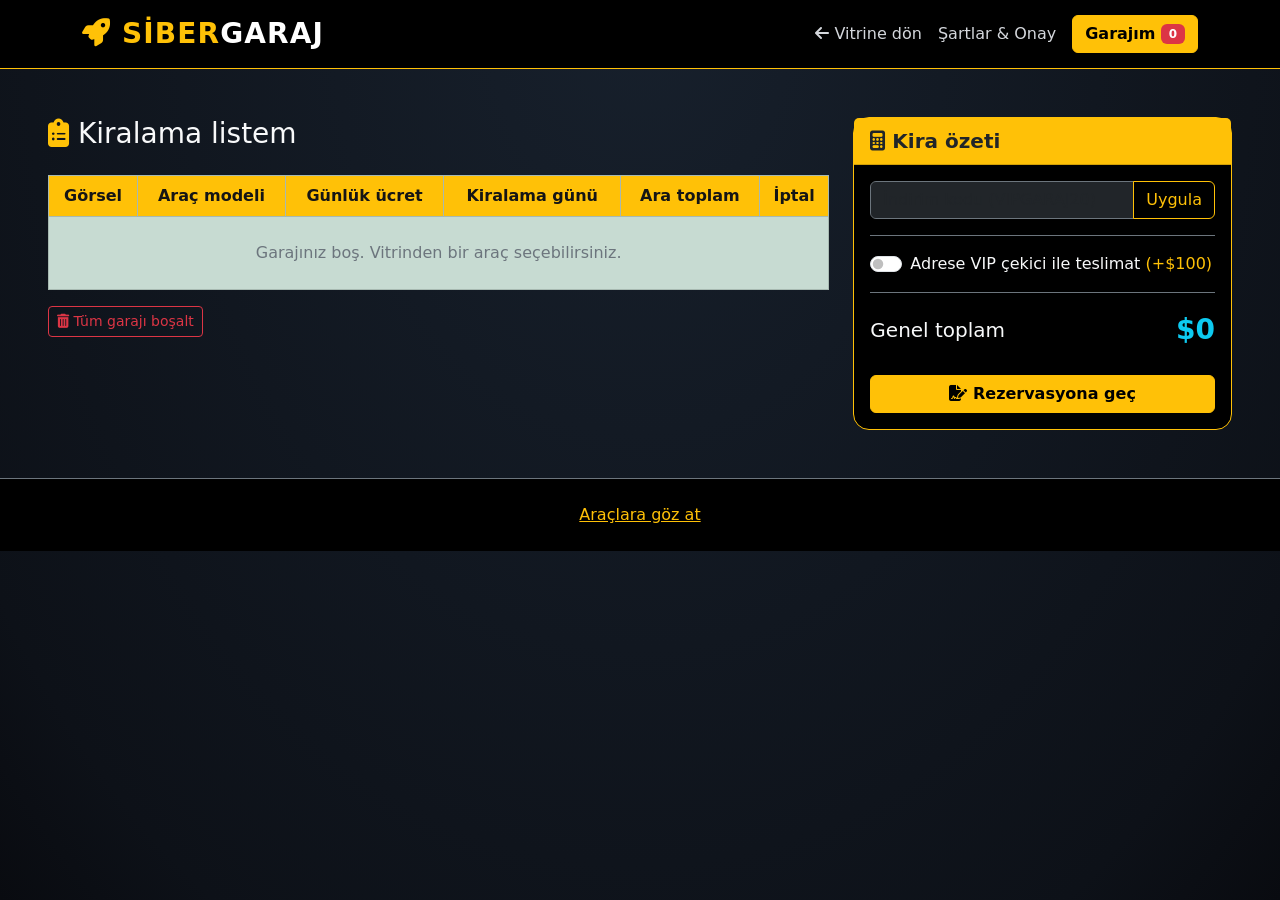
<file: garajim.html>
<!doctype html>
<html lang="tr">
<head><meta charset="utf-8"><meta name="viewport" content="width=device-width, initial-scale=1"><title>Garajım | SiberGaraj</title><link href="https://cdn.jsdelivr.net/npm/bootstrap@5.3.3/dist/css/bootstrap.min.css" rel="stylesheet"><link href="https://cdnjs.cloudflare.com/ajax/libs/font-awesome/6.5.2/css/all.min.css" rel="stylesheet"><link href="style.css" rel="stylesheet"></head>
<body>
  <nav class="navbar navbar-expand navbar-dark bg-black border-bottom border-warning"><div class="container"><a class="navbar-brand fw-bold text-warning fs-3" href="index.html"><i class="fa-solid fa-rocket"></i> SİBER<span class="text-white">GARAJ</span></a><div class="navbar-nav ms-auto align-items-center"><a class="nav-link" href="index.html"><i class="fa-solid fa-arrow-left"></i> Vitrine dön</a><a class="nav-link" href="rezervasyon.html">Şartlar & Onay</a><a class="btn btn-warning fw-bold ms-2" href="garajim.html">Garajım <span id="garajSayaci" class="badge bg-danger">0</span></a></div></div></nav>
  <main class="container-fluid my-5 px-3 px-lg-5"><div class="row g-4">
    <section class="col-lg-8"><h1 class="h3 mb-4"><i class="fa-solid fa-clipboard-list text-warning"></i> Kiralama listem</h1><div class="table-responsive"><table class="table table-success table-striped table-hover table-bordered align-middle text-center"><thead><tr><th>Görsel</th><th>Araç modeli</th><th>Günlük ücret</th><th>Kiralama günü</th><th>Ara toplam</th><th>İptal</th></tr></thead><tbody id="garajTabloGovdesi"></tbody></table></div><button onclick="garajiTemizle()" class="btn btn-outline-danger btn-sm"><i class="fa-solid fa-trash-can"></i> Tüm garajı boşalt</button></section>
    <aside class="col-lg-4"><div class="card bg-black text-light border-warning"><div class="card-header bg-warning text-dark fw-bold fs-5"><i class="fa-solid fa-calculator"></i> Kira özeti</div><div class="card-body">
      <div class="input-group mb-3"><input id="kuponInput" class="form-control bg-dark text-light border-secondary" placeholder="İndirim kodu (VIPGARAJ20)" aria-label="İndirim kodu"><button onclick="kuponUygula()" class="btn btn-outline-warning">Uygula</button></div><div id="kuponMesaj" aria-live="polite"></div>
      <div class="form-check form-switch border-top border-secondary pt-3 mb-3"><input id="vipTeslimat" class="form-check-input" type="checkbox" role="switch" onchange="garajTablosunuCiz()"><label class="form-check-label" for="vipTeslimat">Adrese VIP çekici ile teslimat <span class="text-warning">(+$100)</span></label></div>
      <div class="d-flex justify-content-between align-items-center border-top border-secondary pt-3"><span class="fs-5">Genel toplam</span><strong id="genelToplamText" class="fs-3 text-info">$0</strong></div><a href="rezervasyon.html" class="btn btn-warning w-100 fw-bold mt-4"><i class="fa-solid fa-file-signature"></i> Rezervasyona geç</a>
    </div></div></aside>
  </div></main><footer class="bg-black text-center py-4 text-secondary border-top border-secondary"><a class="text-warning" href="index.html">Araçlara göz at</a></footer>
  <script src="https://code.jquery.com/jquery-3.7.1.min.js"></script><script src="https://cdn.jsdelivr.net/npm/bootstrap@5.3.3/dist/js/bootstrap.bundle.min.js"></script><script src="app.js"></script>
</body></html>
</file>
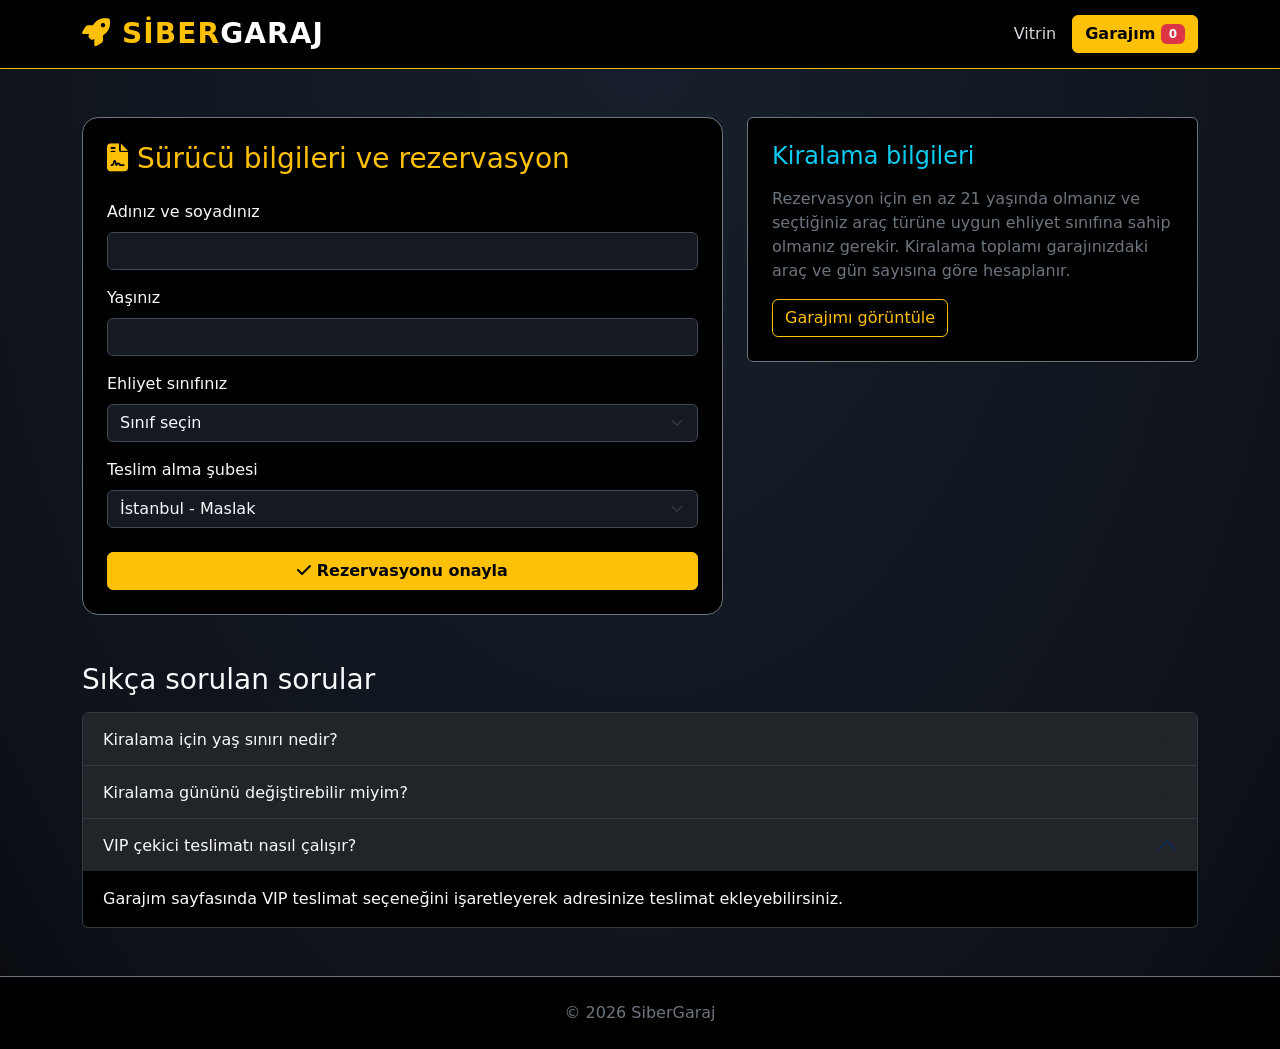
<file: rezervasyon.html>
<!doctype html>
<html lang="tr">
<head><meta charset="utf-8"><meta name="viewport" content="width=device-width, initial-scale=1"><title>Rezervasyon | SiberGaraj</title><link href="https://cdn.jsdelivr.net/npm/bootstrap@5.3.3/dist/css/bootstrap.min.css" rel="stylesheet"><link href="https://cdnjs.cloudflare.com/ajax/libs/font-awesome/6.5.2/css/all.min.css" rel="stylesheet"><link href="style.css" rel="stylesheet"></head>
<body>
  <nav class="navbar navbar-expand navbar-dark bg-black border-bottom border-warning"><div class="container"><a class="navbar-brand fw-bold text-warning fs-3" href="index.html"><i class="fa-solid fa-rocket"></i> SİBER<span class="text-white">GARAJ</span></a><div class="navbar-nav ms-auto align-items-center"><a class="nav-link" href="index.html">Vitrin</a><a class="btn btn-warning fw-bold ms-2" href="garajim.html">Garajım <span id="garajSayaci" class="badge bg-danger">0</span></a></div></div></nav>
  <main class="container my-5"><div class="row g-4"><section class="col-lg-7"><div class="card bg-black text-light border-secondary"><div class="card-body p-4"><h1 class="h3 text-warning mb-4"><i class="fa-solid fa-file-contract"></i> Sürücü bilgileri ve rezervasyon</h1>
    <form onsubmit="rezervasyonTamamla(event)"><div class="mb-3"><label for="surucuAd" class="form-label">Adınız ve soyadınız</label><input id="surucuAd" class="form-control" required maxlength="80" autocomplete="name"></div>
      <div class="mb-3"><label for="surucuYas" class="form-label">Yaşınız</label><input id="surucuYas" class="form-control" type="number" min="18" max="100" required></div>
      <div class="mb-3"><label for="ehliyetSinifi" class="form-label">Ehliyet sınıfınız</label><select id="ehliyetSinifi" class="form-select" required><option value="" selected disabled>Sınıf seçin</option><option value="B">B Sınıfı (Sadece Otomobil)</option><option value="A+B">A+B Sınıfı (Otomobil ve Motosiklet)</option><option value="A">A Sınıfı (Sadece Motosiklet)</option></select></div>
      <div class="mb-4"><label for="subeSecim" class="form-label">Teslim alma şubesi</label><select id="subeSecim" class="form-select" required><option value="İstanbul - Maslak">İstanbul - Maslak</option><option value="Ankara - Çankaya">Ankara - Çankaya</option><option value="İzmir - Alsancak">İzmir - Alsancak</option></select></div>
      <div id="formUyariKutusu" aria-live="polite"></div><button class="btn btn-warning fw-bold w-100" type="submit"><i class="fa-solid fa-check"></i> Rezervasyonu onayla</button>
    </form></div></div></section>
    <aside class="col-lg-5"><div class="p-4 rounded bg-black border border-secondary"><h2 class="h4 text-info mb-3">Kiralama bilgileri</h2><p class="text-secondary">Rezervasyon için en az 21 yaşında olmanız ve seçtiğiniz araç türüne uygun ehliyet sınıfına sahip olmanız gerekir. Kiralama toplamı garajınızdaki araç ve gün sayısına göre hesaplanır.</p><a href="garajim.html" class="btn btn-outline-warning">Garajımı görüntüle</a></div></aside>
  </div>
  <section class="mt-5"><h2 class="h3 mb-3">Sıkça sorulan sorular</h2><div class="accordion" id="sss"><div class="accordion-item bg-black text-light"><h3 class="accordion-header"><button class="accordion-button collapsed bg-dark text-light" data-bs-toggle="collapse" data-bs-target="#soru1">Kiralama için yaş sınırı nedir?</button></h3><div id="soru1" class="accordion-collapse collapse" data-bs-parent="#sss"><div class="accordion-body">VIP araçlarımızı kiralamak için en az 21 yaşında olmalısınız.</div></div></div>
    <div class="accordion-item bg-black text-light"><h3 class="accordion-header"><button class="accordion-button collapsed bg-dark text-light" data-bs-toggle="collapse" data-bs-target="#soru2">Kiralama gününü değiştirebilir miyim?</button></h3><div id="soru2" class="accordion-collapse collapse" data-bs-parent="#sss"><div class="accordion-body">Garajım sayfasındaki artı ve eksi düğmeleriyle kiralama gününü değiştirebilirsiniz.</div></div></div>
    <div class="accordion-item bg-black text-light"><h3 class="accordion-header"><button class="accordion-button bg-dark text-light" data-bs-toggle="collapse" data-bs-target="#soru3">VIP çekici teslimatı nasıl çalışır?</button></h3><div id="soru3" class="accordion-collapse collapse show" data-bs-parent="#sss"><div class="accordion-body">Garajım sayfasında VIP teslimat seçeneğini işaretleyerek adresinize teslimat ekleyebilirsiniz.</div></div></div></div></section>
  </main><footer class="bg-black text-center py-4 text-secondary border-top border-secondary">© 2026 SiberGaraj</footer>
  <script src="https://code.jquery.com/jquery-3.7.1.min.js"></script><script src="https://cdn.jsdelivr.net/npm/bootstrap@5.3.3/dist/js/bootstrap.bundle.min.js"></script><script src="app.js"></script>
</body></html>
</file>
<file: style.css>
:root{color-scheme:dark;--gold:#ffc107;--ink:#090b10;--panel:#11151c}
body{min-height:100vh;background:radial-gradient(ellipse at 50% 0,#17202c 0,#0d1118 48rem,#090b10 100%);color:#f8f9fa}
.navbar-brand{letter-spacing:.04em}.nav-link{color:#d4d7dc}.nav-link:hover,.nav-link.active{color:var(--gold)}
.coupon-box{display:none;background:#252c36;color:#fff}
.slider-kutu{min-height:390px;background-position:center;background-size:cover;padding:2rem}
.slider-1{background-image:linear-gradient(#090b1077,#090b1077),url('https://images.unsplash.com/photo-1503376780353-7e6692767b70?auto=format&fit=crop&w=1800&q=85')}
.slider-2{background-image:linear-gradient(#090b1077,#090b1077),url('https://images.unsplash.com/photo-1558981806-ec527fa84c39?auto=format&fit=crop&w=1800&q=85')}
.hero-copy{background:#050608c9;border:1px solid #ffc107}.fleet-heading{display:flex;align-items:center;justify-content:space-between;gap:1rem;flex-wrap:wrap}.search-input{max-width:260px}
.vehicle-card{height:100%;background:linear-gradient(155deg,#171d26,#0d1016);border:1px solid #303844;transition:transform .2s,border-color .2s,box-shadow .2s}.vehicle-card:hover{transform:translateY(-5px);border-color:var(--gold);box-shadow:0 12px 30px #0008}
.vehicle-image-wrap{height:210px;position:relative;background:#0a0d12}.vehicle-image-wrap img{width:100%;height:100%;object-fit:cover}.price-badge{position:absolute;right:.75rem;top:.75rem}.modal-image{max-height:240px;width:100%;object-fit:cover}
.card{border-radius:1rem}.table{--bs-table-bg:#10241b;--bs-table-color:#f8f9fa}.table thead{--bs-table-bg:#ffc107;--bs-table-color:#151515}
.accordion-item{border-color:#343a40}.accordion-button:not(.collapsed){box-shadow:none}.form-control,.form-select{background-color:#141922;color:#f8f9fa;border-color:#424a55}.form-control:focus,.form-select:focus{background-color:#141922;color:#fff;border-color:#ffc107;box-shadow:0 0 0 .2rem #ffc10730}
@media(max-width:767px){.slider-kutu{min-height:300px}.fleet-heading{align-items:stretch}.fleet-heading h2{width:100%}.search-input{max-width:none;width:100%}.fleet-heading>div{width:100%}.fleet-heading>div .btn{flex:1}}
</file>
